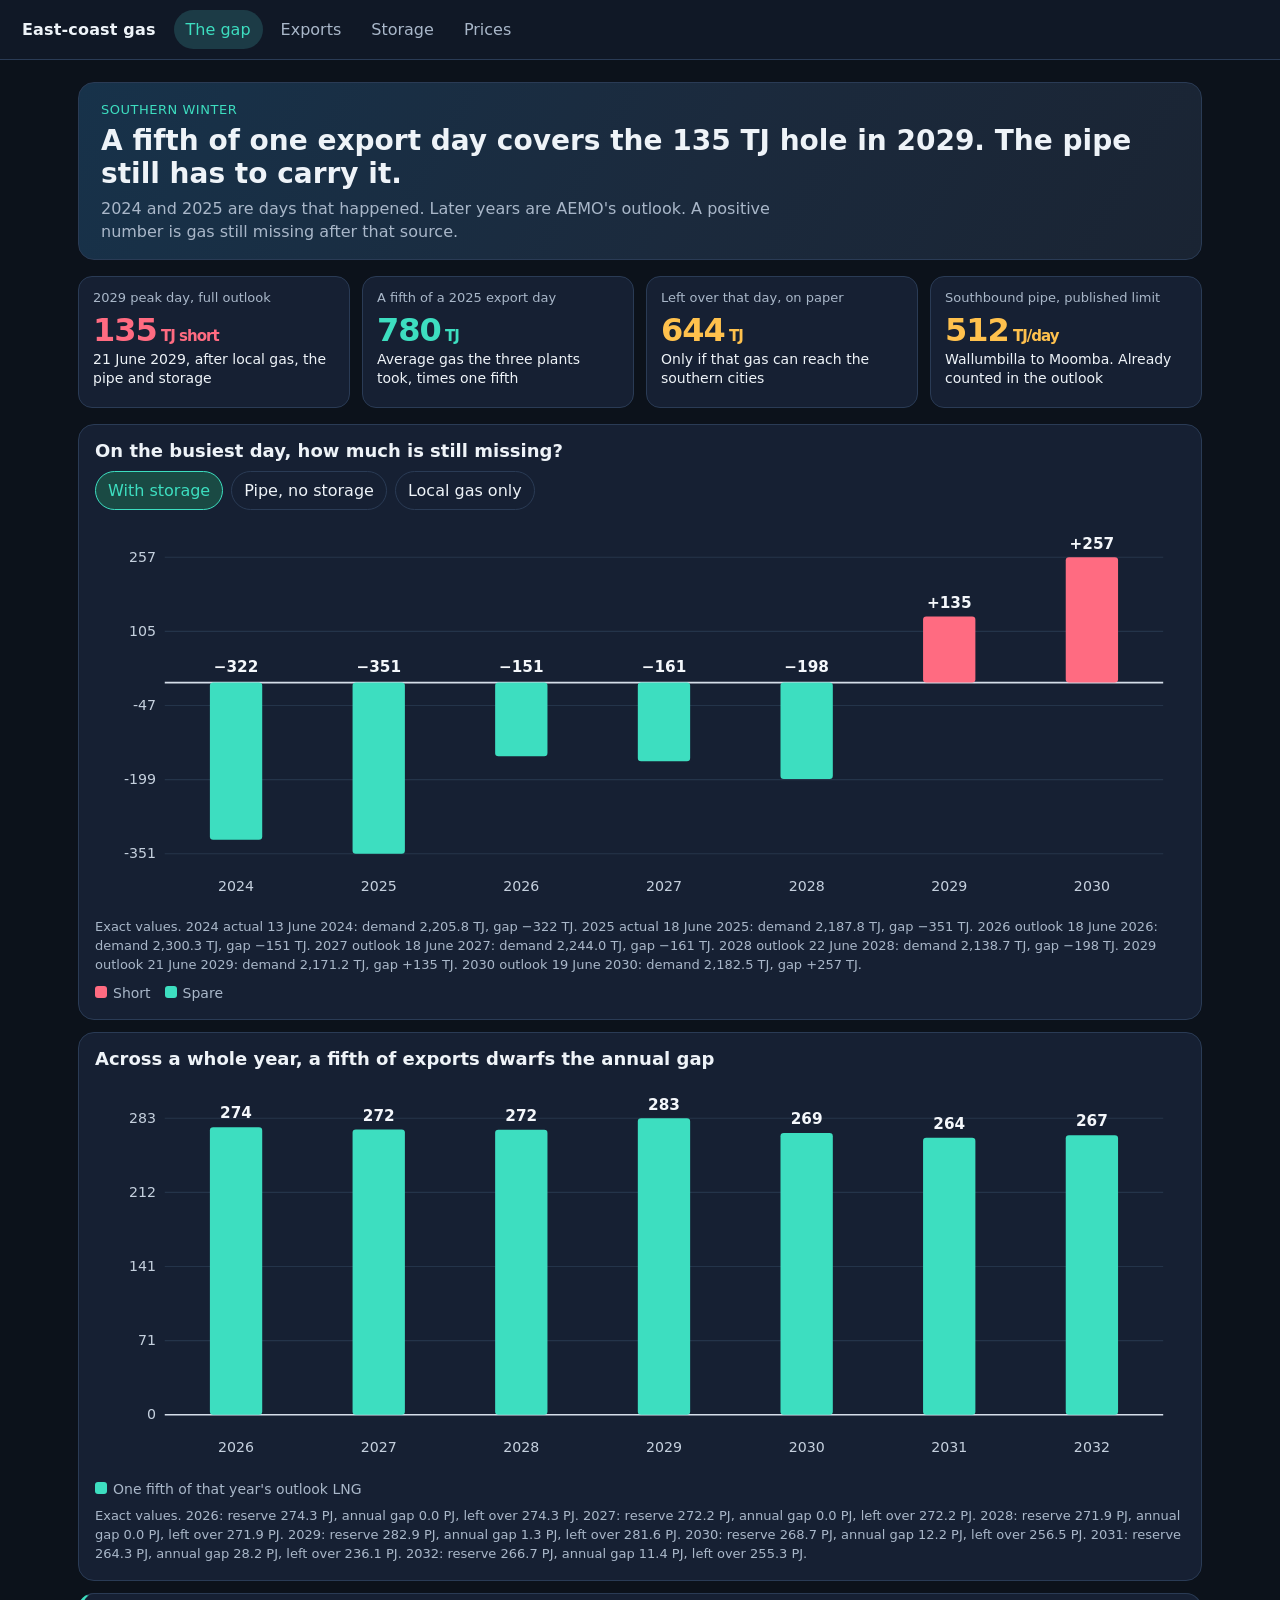
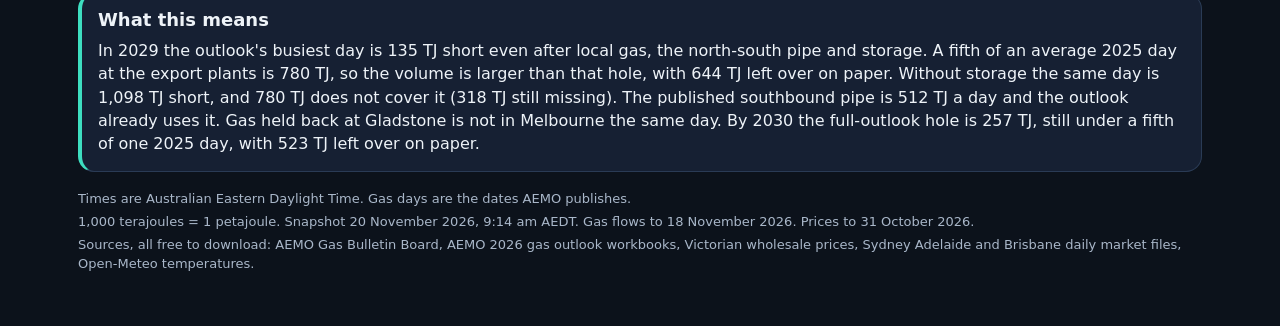
<file: site/index.html>
<!DOCTYPE html>
<html lang="en-AU">
<head>
  <meta charset="utf-8">
  <meta name="viewport" content="width=device-width, initial-scale=1">
  <title>The gap · East-coast gas</title>
  <link rel="stylesheet" href="style.css">
</head>
<body>
  <header class="bar">
    <div class="brand">East-coast gas</div>
    <nav class="tabs"><a href="index.html" aria-current="page">The gap</a><a href="exports.html">Exports</a><a href="storage.html">Storage</a><a href="prices.html">Prices</a></nav>
  </header>
  <main class="page">
    <section class="banner">
      <p class="kicker">Southern winter</p>
      <h1>A fifth of one export day covers the 135 TJ hole in 2029. The pipe still has to carry it.</h1>
      <p class="sub">2024 and 2025 are days that happened. Later years are AEMO's outlook. A positive number is gas still missing after that source.</p>
    </section>
    <section class="kpi-row"><article class="kpi tone-tight"><p class="k">2029 peak day, full outlook</p><p class="n">135<span>TJ short</span></p><p class="take">21 June 2029, after local gas, the pipe and storage</p></article><article class="kpi tone-ok"><p class="k">A fifth of a 2025 export day</p><p class="n">780<span>TJ</span></p><p class="take">Average gas the three plants took, times one fifth</p></article><article class="kpi tone-watch"><p class="k">Left over that day, on paper</p><p class="n">644<span>TJ</span></p><p class="take">Only if that gas can reach the southern cities</p></article><article class="kpi tone-watch"><p class="k">Southbound pipe, published limit</p><p class="n">512<span>TJ/day</span></p><p class="take">Wallumbilla to Moomba. Already counted in the outlook</p></article></section>
    <section class="card" data-switch><h2>On the busiest day, how much is still missing?</h2><div class="pills"><button type="button" class="pill is-on" data-pill="full">With storage</button><button type="button" class="pill" data-pill="pipe">Pipe, no storage</button><button type="button" class="pill" data-pill="local">Local gas only</button></div><div class="pane is-shown" data-pane="full"><svg class="chart" viewBox="0 0 1000 360" role="img" aria-label="Peak-day gap">
<line x1="64" y1="308.0" x2="980" y2="308.0" class="grid"/>
<text class="axis" x="56" y="312.0" text-anchor="end">-351</text>
<line x1="64" y1="240.0" x2="980" y2="240.0" class="grid"/>
<text class="axis" x="56" y="244.0" text-anchor="end">-199</text>
<line x1="64" y1="172.0" x2="980" y2="172.0" class="grid"/>
<text class="axis" x="56" y="176.0" text-anchor="end">-47</text>
<line x1="64" y1="104.0" x2="980" y2="104.0" class="grid"/>
<text class="axis" x="56" y="108.0" text-anchor="end">105</text>
<line x1="64" y1="36.0" x2="980" y2="36.0" class="grid"/>
<text class="axis" x="56" y="40.0" text-anchor="end">257</text>
<line x1="64" y1="151.0" x2="980" y2="151.0" class="zero"/>
<rect x="105.4" y="151.0" width="48.0" height="144.2" fill="#3ddec0" rx="3"/>
<text class="bar-label" x="129.4" y="141.0" text-anchor="middle">−322</text>
<text class="axis" x="129.4" y="342" text-anchor="middle">2024</text>
<rect x="236.3" y="151.0" width="48.0" height="157.0" fill="#3ddec0" rx="3"/>
<text class="bar-label" x="260.3" y="141.0" text-anchor="middle">−351</text>
<text class="axis" x="260.3" y="342" text-anchor="middle">2025</text>
<rect x="367.1" y="151.0" width="48.0" height="67.6" fill="#3ddec0" rx="3"/>
<text class="bar-label" x="391.1" y="141.0" text-anchor="middle">−151</text>
<text class="axis" x="391.1" y="342" text-anchor="middle">2026</text>
<rect x="498.0" y="151.0" width="48.0" height="72.2" fill="#3ddec0" rx="3"/>
<text class="bar-label" x="522.0" y="141.0" text-anchor="middle">−161</text>
<text class="axis" x="522.0" y="342" text-anchor="middle">2027</text>
<rect x="628.9" y="151.0" width="48.0" height="88.5" fill="#3ddec0" rx="3"/>
<text class="bar-label" x="652.9" y="141.0" text-anchor="middle">−198</text>
<text class="axis" x="652.9" y="342" text-anchor="middle">2028</text>
<rect x="759.7" y="90.4" width="48.0" height="60.6" fill="#ff6b81" rx="3"/>
<text class="bar-label" x="783.7" y="82.4" text-anchor="middle">+135</text>
<text class="axis" x="783.7" y="342" text-anchor="middle">2029</text>
<rect x="890.6" y="36.0" width="48.0" height="115.0" fill="#ff6b81" rx="3"/>
<text class="bar-label" x="914.6" y="28.0" text-anchor="middle">+257</text>
<text class="axis" x="914.6" y="342" text-anchor="middle">2030</text>
</svg><p class="exact">Exact values. 2024 actual 13 June 2024: demand 2,205.8 TJ, gap −322 TJ. 2025 actual 18 June 2025: demand 2,187.8 TJ, gap −351 TJ. 2026 outlook 18 June 2026: demand 2,300.3 TJ, gap −151 TJ. 2027 outlook 18 June 2027: demand 2,244.0 TJ, gap −161 TJ. 2028 outlook 22 June 2028: demand 2,138.7 TJ, gap −198 TJ. 2029 outlook 21 June 2029: demand 2,171.2 TJ, gap +135 TJ. 2030 outlook 19 June 2030: demand 2,182.5 TJ, gap +257 TJ.</p></div><div class="pane" data-pane="pipe"><svg class="chart" viewBox="0 0 1000 360" role="img" aria-label="Peak-day gap">
<line x1="64" y1="308.0" x2="980" y2="308.0" class="grid"/>
<text class="axis" x="56" y="312.0" text-anchor="end">0</text>
<line x1="64" y1="240.0" x2="980" y2="240.0" class="grid"/>
<text class="axis" x="56" y="244.0" text-anchor="end">304</text>
<line x1="64" y1="172.0" x2="980" y2="172.0" class="grid"/>
<text class="axis" x="56" y="176.0" text-anchor="end">608</text>
<line x1="64" y1="104.0" x2="980" y2="104.0" class="grid"/>
<text class="axis" x="56" y="108.0" text-anchor="end">913</text>
<line x1="64" y1="36.0" x2="980" y2="36.0" class="grid"/>
<text class="axis" x="56" y="40.0" text-anchor="end">1,217</text>
<line x1="64" y1="308.0" x2="980" y2="308.0" class="zero"/>
<rect x="105.4" y="206.3" width="48.0" height="101.7" fill="#ff6b81" rx="3"/>
<text class="bar-label" x="129.4" y="198.3" text-anchor="middle">+455</text>
<text class="axis" x="129.4" y="342" text-anchor="middle">2024</text>
<rect x="236.3" y="199.4" width="48.0" height="108.6" fill="#ff6b81" rx="3"/>
<text class="bar-label" x="260.3" y="191.4" text-anchor="middle">+486</text>
<text class="axis" x="260.3" y="342" text-anchor="middle">2025</text>
<rect x="367.1" y="138.7" width="48.0" height="169.3" fill="#ff6b81" rx="3"/>
<text class="bar-label" x="391.1" y="130.7" text-anchor="middle">+757</text>
<text class="axis" x="391.1" y="342" text-anchor="middle">2026</text>
<rect x="498.0" y="129.1" width="48.0" height="178.9" fill="#ff6b81" rx="3"/>
<text class="bar-label" x="522.0" y="121.1" text-anchor="middle">+800</text>
<text class="axis" x="522.0" y="342" text-anchor="middle">2027</text>
<rect x="628.9" y="136.1" width="48.0" height="171.9" fill="#ff6b81" rx="3"/>
<text class="bar-label" x="652.9" y="128.1" text-anchor="middle">+769</text>
<text class="axis" x="652.9" y="342" text-anchor="middle">2028</text>
<rect x="759.7" y="62.6" width="48.0" height="245.4" fill="#ff6b81" rx="3"/>
<text class="bar-label" x="783.7" y="54.6" text-anchor="middle">+1,098</text>
<text class="axis" x="783.7" y="342" text-anchor="middle">2029</text>
<rect x="890.6" y="36.0" width="48.0" height="272.0" fill="#ff6b81" rx="3"/>
<text class="bar-label" x="914.6" y="28.0" text-anchor="middle">+1,217</text>
<text class="axis" x="914.6" y="342" text-anchor="middle">2030</text>
</svg><p class="exact">Exact values. 2024 actual 13 June 2024: demand 2,205.8 TJ, gap +455 TJ. 2025 actual 18 June 2025: demand 2,187.8 TJ, gap +486 TJ. 2026 outlook 18 June 2026: demand 2,300.3 TJ, gap +757 TJ. 2027 outlook 18 June 2027: demand 2,244.0 TJ, gap +800 TJ. 2028 outlook 22 June 2028: demand 2,138.7 TJ, gap +769 TJ. 2029 outlook 21 June 2029: demand 2,171.2 TJ, gap +1,098 TJ. 2030 outlook 19 June 2030: demand 2,182.5 TJ, gap +1,217 TJ.</p></div><div class="pane" data-pane="local"><svg class="chart" viewBox="0 0 1000 360" role="img" aria-label="Peak-day gap">
<line x1="64" y1="308.0" x2="980" y2="308.0" class="grid"/>
<text class="axis" x="56" y="312.0" text-anchor="end">0</text>
<line x1="64" y1="240.0" x2="980" y2="240.0" class="grid"/>
<text class="axis" x="56" y="244.0" text-anchor="end">436</text>
<line x1="64" y1="172.0" x2="980" y2="172.0" class="grid"/>
<text class="axis" x="56" y="176.0" text-anchor="end">871</text>
<line x1="64" y1="104.0" x2="980" y2="104.0" class="grid"/>
<text class="axis" x="56" y="108.0" text-anchor="end">1,307</text>
<line x1="64" y1="36.0" x2="980" y2="36.0" class="grid"/>
<text class="axis" x="56" y="40.0" text-anchor="end">1,743</text>
<line x1="64" y1="308.0" x2="980" y2="308.0" class="zero"/>
<rect x="105.4" y="166.8" width="48.0" height="141.2" fill="#ff6b81" rx="3"/>
<text class="bar-label" x="129.4" y="158.8" text-anchor="middle">+905</text>
<text class="axis" x="129.4" y="342" text-anchor="middle">2024</text>
<rect x="236.3" y="159.1" width="48.0" height="148.9" fill="#ff6b81" rx="3"/>
<text class="bar-label" x="260.3" y="151.1" text-anchor="middle">+954</text>
<text class="axis" x="260.3" y="342" text-anchor="middle">2025</text>
<rect x="367.1" y="116.8" width="48.0" height="191.2" fill="#ff6b81" rx="3"/>
<text class="bar-label" x="391.1" y="108.8" text-anchor="middle">+1,225</text>
<text class="axis" x="391.1" y="342" text-anchor="middle">2026</text>
<rect x="498.0" y="110.0" width="48.0" height="198.0" fill="#ff6b81" rx="3"/>
<text class="bar-label" x="522.0" y="102.0" text-anchor="middle">+1,268</text>
<text class="axis" x="522.0" y="342" text-anchor="middle">2027</text>
<rect x="628.9" y="105.9" width="48.0" height="202.1" fill="#ff6b81" rx="3"/>
<text class="bar-label" x="652.9" y="97.9" text-anchor="middle">+1,295</text>
<text class="axis" x="652.9" y="342" text-anchor="middle">2028</text>
<rect x="759.7" y="54.6" width="48.0" height="253.4" fill="#ff6b81" rx="3"/>
<text class="bar-label" x="783.7" y="46.6" text-anchor="middle">+1,624</text>
<text class="axis" x="783.7" y="342" text-anchor="middle">2029</text>
<rect x="890.6" y="36.0" width="48.0" height="272.0" fill="#ff6b81" rx="3"/>
<text class="bar-label" x="914.6" y="28.0" text-anchor="middle">+1,743</text>
<text class="axis" x="914.6" y="342" text-anchor="middle">2030</text>
</svg><p class="exact">Exact values. 2024 actual 13 June 2024: demand 2,205.8 TJ, gap +905 TJ. 2025 actual 18 June 2025: demand 2,187.8 TJ, gap +954 TJ. 2026 outlook 18 June 2026: demand 2,300.3 TJ, gap +1,225 TJ. 2027 outlook 18 June 2027: demand 2,244.0 TJ, gap +1,268 TJ. 2028 outlook 22 June 2028: demand 2,138.7 TJ, gap +1,295 TJ. 2029 outlook 21 June 2029: demand 2,171.2 TJ, gap +1,624 TJ. 2030 outlook 19 June 2030: demand 2,182.5 TJ, gap +1,743 TJ.</p></div><div class="legend"><span><i class="swatch" style="background:#ff6b81"></i>Short</span><span><i class="swatch" style="background:#3ddec0"></i>Spare</span></div></section>
    <section class="card"><h2>Across a whole year, a fifth of exports dwarfs the annual gap</h2><svg class="chart" viewBox="0 0 1000 360" role="img" aria-label="Reserved gas">
<line x1="64" y1="308.0" x2="980" y2="308.0" class="grid"/>
<text class="axis" x="56" y="312.0" text-anchor="end">0</text>
<line x1="64" y1="240.0" x2="980" y2="240.0" class="grid"/>
<text class="axis" x="56" y="244.0" text-anchor="end">71</text>
<line x1="64" y1="172.0" x2="980" y2="172.0" class="grid"/>
<text class="axis" x="56" y="176.0" text-anchor="end">141</text>
<line x1="64" y1="104.0" x2="980" y2="104.0" class="grid"/>
<text class="axis" x="56" y="108.0" text-anchor="end">212</text>
<line x1="64" y1="36.0" x2="980" y2="36.0" class="grid"/>
<text class="axis" x="56" y="40.0" text-anchor="end">283</text>
<line x1="64" y1="308.0" x2="980" y2="308.0" class="zero"/>
<rect x="105.4" y="44.2" width="48.0" height="263.8" fill="#3ddec0" rx="3"/>
<text class="bar-label" x="129.4" y="36.2" text-anchor="middle">274</text>
<text class="axis" x="129.4" y="342" text-anchor="middle">2026</text>
<rect x="236.3" y="46.3" width="48.0" height="261.7" fill="#3ddec0" rx="3"/>
<text class="bar-label" x="260.3" y="38.3" text-anchor="middle">272</text>
<text class="axis" x="260.3" y="342" text-anchor="middle">2027</text>
<rect x="367.1" y="46.5" width="48.0" height="261.5" fill="#3ddec0" rx="3"/>
<text class="bar-label" x="391.1" y="38.5" text-anchor="middle">272</text>
<text class="axis" x="391.1" y="342" text-anchor="middle">2028</text>
<rect x="498.0" y="36.0" width="48.0" height="272.0" fill="#3ddec0" rx="3"/>
<text class="bar-label" x="522.0" y="28.0" text-anchor="middle">283</text>
<text class="axis" x="522.0" y="342" text-anchor="middle">2029</text>
<rect x="628.9" y="49.6" width="48.0" height="258.4" fill="#3ddec0" rx="3"/>
<text class="bar-label" x="652.9" y="41.6" text-anchor="middle">269</text>
<text class="axis" x="652.9" y="342" text-anchor="middle">2030</text>
<rect x="759.7" y="53.9" width="48.0" height="254.1" fill="#3ddec0" rx="3"/>
<text class="bar-label" x="783.7" y="45.9" text-anchor="middle">264</text>
<text class="axis" x="783.7" y="342" text-anchor="middle">2031</text>
<rect x="890.6" y="51.5" width="48.0" height="256.5" fill="#3ddec0" rx="3"/>
<text class="bar-label" x="914.6" y="43.5" text-anchor="middle">267</text>
<text class="axis" x="914.6" y="342" text-anchor="middle">2032</text>
</svg><div class="legend"><span><i class="swatch" style="background:#3ddec0"></i>One fifth of that year's outlook LNG</span></div><p class="exact">Exact values. 2026: reserve 274.3 PJ, annual gap 0.0 PJ, left over 274.3 PJ. 2027: reserve 272.2 PJ, annual gap 0.0 PJ, left over 272.2 PJ. 2028: reserve 271.9 PJ, annual gap 0.0 PJ, left over 271.9 PJ. 2029: reserve 282.9 PJ, annual gap 1.3 PJ, left over 281.6 PJ. 2030: reserve 268.7 PJ, annual gap 12.2 PJ, left over 256.5 PJ. 2031: reserve 264.3 PJ, annual gap 28.2 PJ, left over 236.1 PJ. 2032: reserve 266.7 PJ, annual gap 11.4 PJ, left over 255.3 PJ.</p></section>
    <section class="card means"><h2>What this means</h2><p>In 2029 the outlook's busiest day is 135 TJ short even after local gas, the north-south pipe and storage. A fifth of an average 2025 day at the export plants is 780 TJ, so the volume is larger than that hole, with 644 TJ left over on paper. Without storage the same day is 1,098 TJ short, and 780 TJ does not cover it (318 TJ still missing). The published southbound pipe is 512 TJ a day and the outlook already uses it. Gas held back at Gladstone is not in Melbourne the same day. By 2030 the full-outlook hole is 257 TJ, still under a fifth of one 2025 day, with 523 TJ left over on paper.</p></section>
    <footer>
      <p>Times are Australian Eastern Daylight Time. Gas days are the dates AEMO publishes.</p>
      <p>1,000 terajoules = 1 petajoule. Snapshot 20 November 2026, 9:14 am AEDT. Gas flows to 18 November 2026. Prices to 31 October 2026.</p>
      <p>Sources, all free to download: AEMO Gas Bulletin Board, AEMO 2026 gas outlook workbooks, Victorian wholesale prices, Sydney Adelaide and Brisbane daily market files, Open-Meteo temperatures.</p>
    </footer>
  </main>
  <script src="site.js"></script>
</body>
</html>
</file>
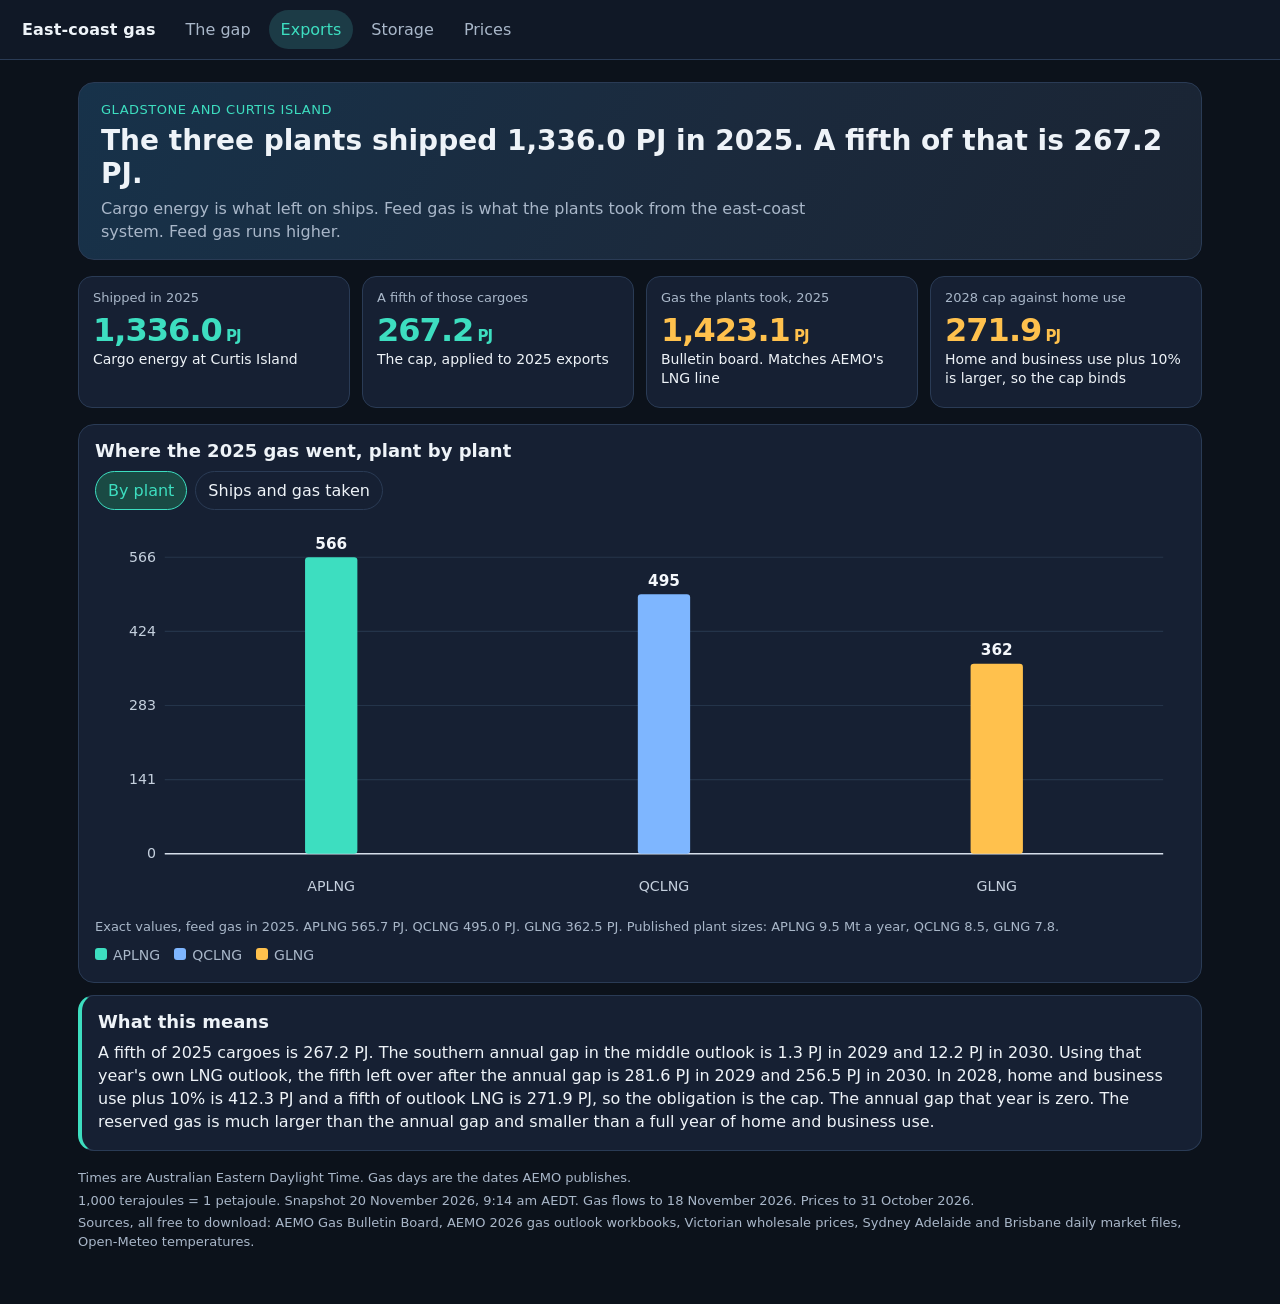
<file: site/exports.html>
<!DOCTYPE html>
<html lang="en-AU">
<head>
  <meta charset="utf-8">
  <meta name="viewport" content="width=device-width, initial-scale=1">
  <title>Exports · East-coast gas</title>
  <link rel="stylesheet" href="style.css">
</head>
<body>
  <header class="bar">
    <div class="brand">East-coast gas</div>
    <nav class="tabs"><a href="index.html">The gap</a><a href="exports.html" aria-current="page">Exports</a><a href="storage.html">Storage</a><a href="prices.html">Prices</a></nav>
  </header>
  <main class="page">
    <section class="banner">
      <p class="kicker">Gladstone and Curtis Island</p>
      <h1>The three plants shipped 1,336.0 PJ in 2025. A fifth of that is 267.2 PJ.</h1>
      <p class="sub">Cargo energy is what left on ships. Feed gas is what the plants took from the east-coast system. Feed gas runs higher.</p>
    </section>
    <section class="kpi-row"><article class="kpi tone-ok"><p class="k">Shipped in 2025</p><p class="n">1,336.0<span>PJ</span></p><p class="take">Cargo energy at Curtis Island</p></article><article class="kpi tone-ok"><p class="k">A fifth of those cargoes</p><p class="n">267.2<span>PJ</span></p><p class="take">The cap, applied to 2025 exports</p></article><article class="kpi tone-watch"><p class="k">Gas the plants took, 2025</p><p class="n">1,423.1<span>PJ</span></p><p class="take">Bulletin board. Matches AEMO's LNG line</p></article><article class="kpi tone-watch"><p class="k">2028 cap against home use</p><p class="n">271.9<span>PJ</span></p><p class="take">Home and business use plus 10% is larger, so the cap binds</p></article></section>
    <section class="card" data-switch><h2>Where the 2025 gas went, plant by plant</h2><div class="pills"><button type="button" class="pill is-on" data-pill="plants">By plant</button><button type="button" class="pill" data-pill="cargo">Ships and gas taken</button></div><div class="pane is-shown" data-pane="plants"><svg class="chart" viewBox="0 0 1000 360" role="img" aria-label="2025 feed gas">
<line x1="64" y1="308.0" x2="980" y2="308.0" class="grid"/>
<text class="axis" x="56" y="312.0" text-anchor="end">0</text>
<line x1="64" y1="240.0" x2="980" y2="240.0" class="grid"/>
<text class="axis" x="56" y="244.0" text-anchor="end">141</text>
<line x1="64" y1="172.0" x2="980" y2="172.0" class="grid"/>
<text class="axis" x="56" y="176.0" text-anchor="end">283</text>
<line x1="64" y1="104.0" x2="980" y2="104.0" class="grid"/>
<text class="axis" x="56" y="108.0" text-anchor="end">424</text>
<line x1="64" y1="36.0" x2="980" y2="36.0" class="grid"/>
<text class="axis" x="56" y="40.0" text-anchor="end">566</text>
<line x1="64" y1="308.0" x2="980" y2="308.0" class="zero"/>
<rect x="192.7" y="36.0" width="48.0" height="272.0" fill="#3ddec0" rx="3"/>
<text class="bar-label" x="216.7" y="28.0" text-anchor="middle">566</text>
<text class="axis" x="216.7" y="342" text-anchor="middle">APLNG</text>
<rect x="498.0" y="70.0" width="48.0" height="238.0" fill="#7eb6ff" rx="3"/>
<text class="bar-label" x="522.0" y="62.0" text-anchor="middle">495</text>
<text class="axis" x="522.0" y="342" text-anchor="middle">QCLNG</text>
<rect x="803.3" y="133.7" width="48.0" height="174.3" fill="#ffc14d" rx="3"/>
<text class="bar-label" x="827.3" y="125.7" text-anchor="middle">362</text>
<text class="axis" x="827.3" y="342" text-anchor="middle">GLNG</text>
</svg><p class="exact">Exact values, feed gas in 2025. APLNG 565.7 PJ. QCLNG 495.0 PJ. GLNG 362.5 PJ. Published plant sizes: APLNG 9.5 Mt a year, QCLNG 8.5, GLNG 7.8.</p></div><div class="pane" data-pane="cargo"><svg class="chart" viewBox="0 0 1000 360" role="img" aria-label="Cargoes and gas taken">
<line x1="64" y1="308.0" x2="980" y2="308.0" class="grid"/>
<text class="axis" x="56" y="312.0" text-anchor="end">0</text>
<line x1="64" y1="240.0" x2="980" y2="240.0" class="grid"/>
<text class="axis" x="56" y="244.0" text-anchor="end">360</text>
<line x1="64" y1="172.0" x2="980" y2="172.0" class="grid"/>
<text class="axis" x="56" y="176.0" text-anchor="end">719</text>
<line x1="64" y1="104.0" x2="980" y2="104.0" class="grid"/>
<text class="axis" x="56" y="108.0" text-anchor="end">1,079</text>
<line x1="64" y1="36.0" x2="980" y2="36.0" class="grid"/>
<text class="axis" x="56" y="40.0" text-anchor="end">1,439</text>
<line x1="64" y1="308.0" x2="980" y2="308.0" class="zero"/>
<rect x="154.5" y="47.8" width="48.0" height="260.2" fill="#7eb6ff" rx="3"/>
<text class="bar-label" x="178.5" y="39.8" text-anchor="middle">1377</text>
<text class="axis" x="178.5" y="342" text-anchor="middle">Cargo 24</text>
<rect x="383.5" y="36.0" width="48.0" height="272.0" fill="#3ddec0" rx="3"/>
<text class="bar-label" x="407.5" y="28.0" text-anchor="middle">1439</text>
<text class="axis" x="407.5" y="342" text-anchor="middle">Taken 24</text>
<rect x="612.5" y="55.5" width="48.0" height="252.5" fill="#7eb6ff" rx="3"/>
<text class="bar-label" x="636.5" y="47.5" text-anchor="middle">1336</text>
<text class="axis" x="636.5" y="342" text-anchor="middle">Cargo 25</text>
<rect x="841.5" y="39.0" width="48.0" height="269.0" fill="#3ddec0" rx="3"/>
<text class="bar-label" x="865.5" y="31.0" text-anchor="middle">1423</text>
<text class="axis" x="865.5" y="342" text-anchor="middle">Taken 25</text>
</svg><p class="exact">Exact values. 2024 cargoes 1,376.7 PJ, feed gas 1,439.0 PJ. 2025 cargoes 1,336.0 PJ, feed gas 1,423.1 PJ. 2026 cargoes so far 990.9 PJ through 30 September 2026. 2026 feed gas so far 1,269.2 PJ over 322 days.</p></div><div class="legend"><span><i class="swatch" style="background:#3ddec0"></i>APLNG</span><span><i class="swatch" style="background:#7eb6ff"></i>QCLNG</span><span><i class="swatch" style="background:#ffc14d"></i>GLNG</span></div></section>
    
    <section class="card means"><h2>What this means</h2><p>A fifth of 2025 cargoes is 267.2 PJ. The southern annual gap in the middle outlook is 1.3 PJ in 2029 and 12.2 PJ in 2030. Using that year's own LNG outlook, the fifth left over after the annual gap is 281.6 PJ in 2029 and 256.5 PJ in 2030. In 2028, home and business use plus 10% is 412.3 PJ and a fifth of outlook LNG is 271.9 PJ, so the obligation is the cap. The annual gap that year is zero. The reserved gas is much larger than the annual gap and smaller than a full year of home and business use.</p></section>
    <footer>
      <p>Times are Australian Eastern Daylight Time. Gas days are the dates AEMO publishes.</p>
      <p>1,000 terajoules = 1 petajoule. Snapshot 20 November 2026, 9:14 am AEDT. Gas flows to 18 November 2026. Prices to 31 October 2026.</p>
      <p>Sources, all free to download: AEMO Gas Bulletin Board, AEMO 2026 gas outlook workbooks, Victorian wholesale prices, Sydney Adelaide and Brisbane daily market files, Open-Meteo temperatures.</p>
    </footer>
  </main>
  <script src="site.js"></script>
</body>
</html>
</file>
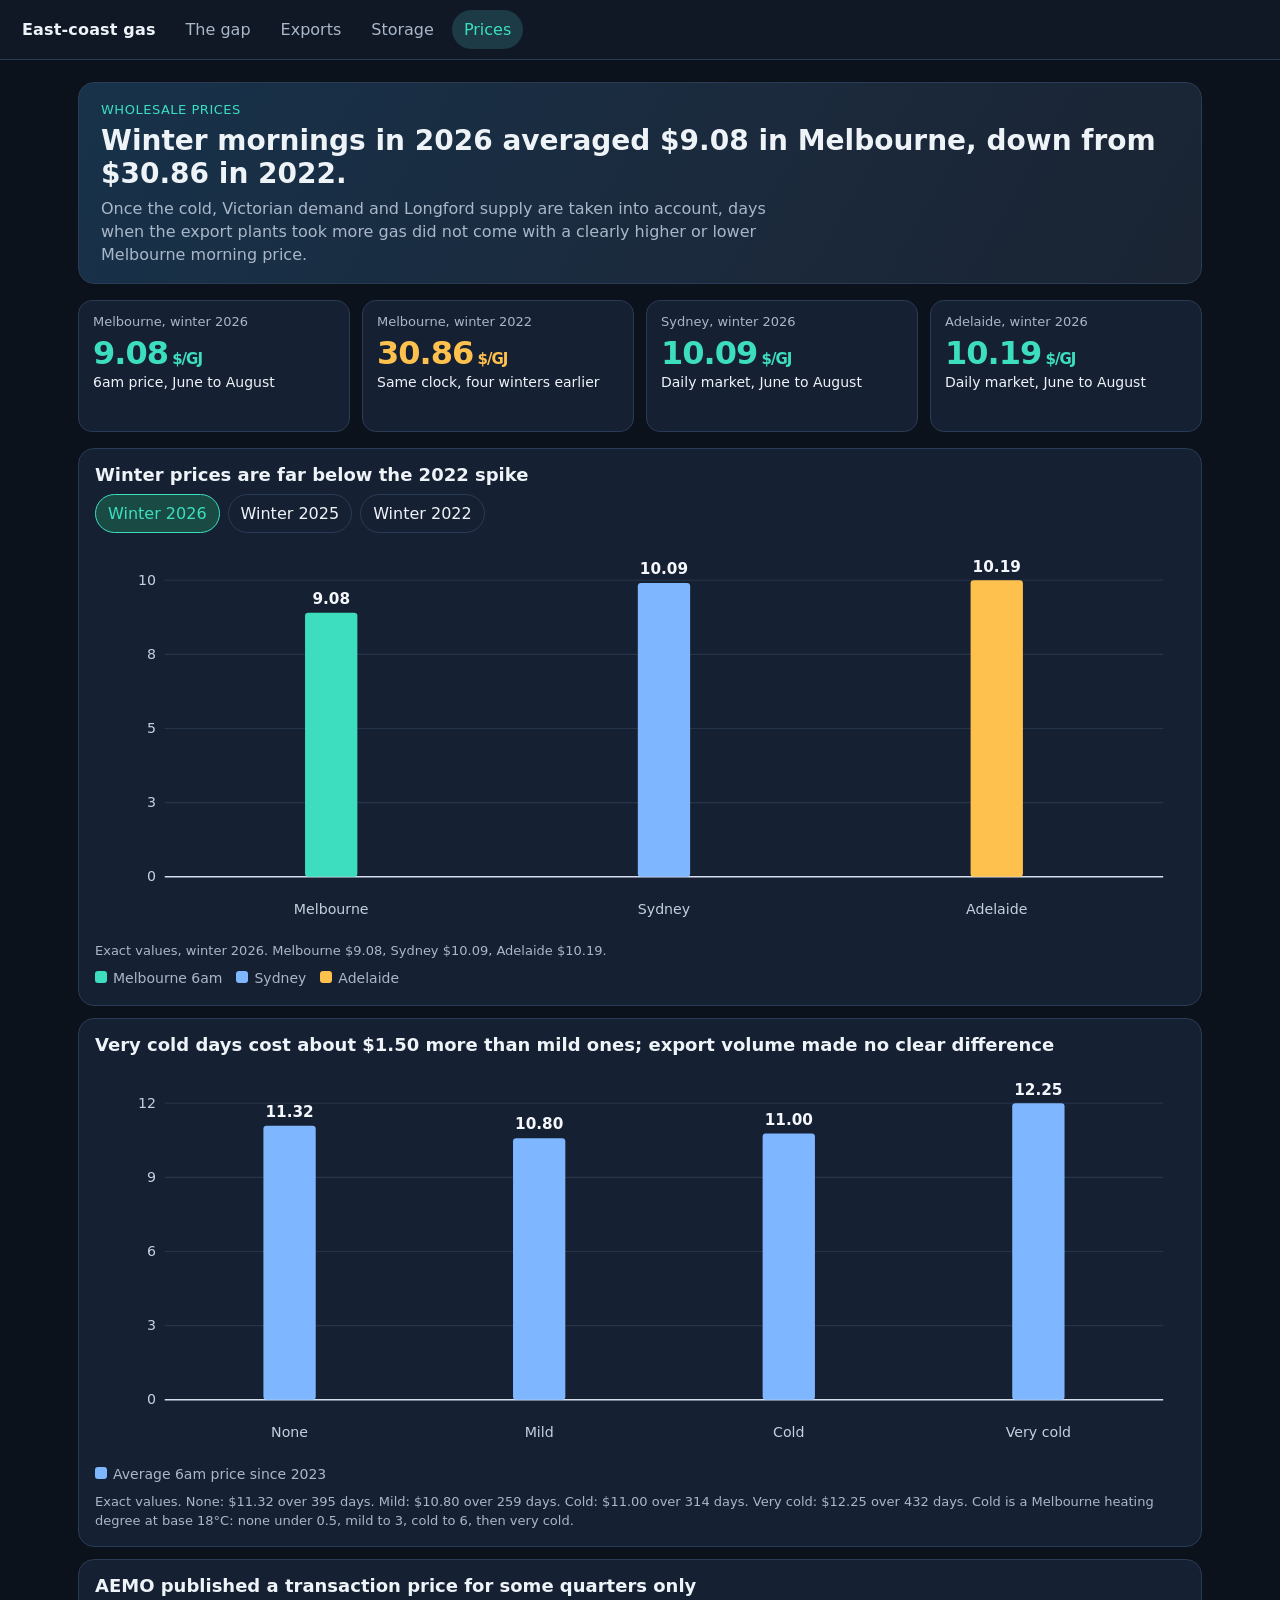
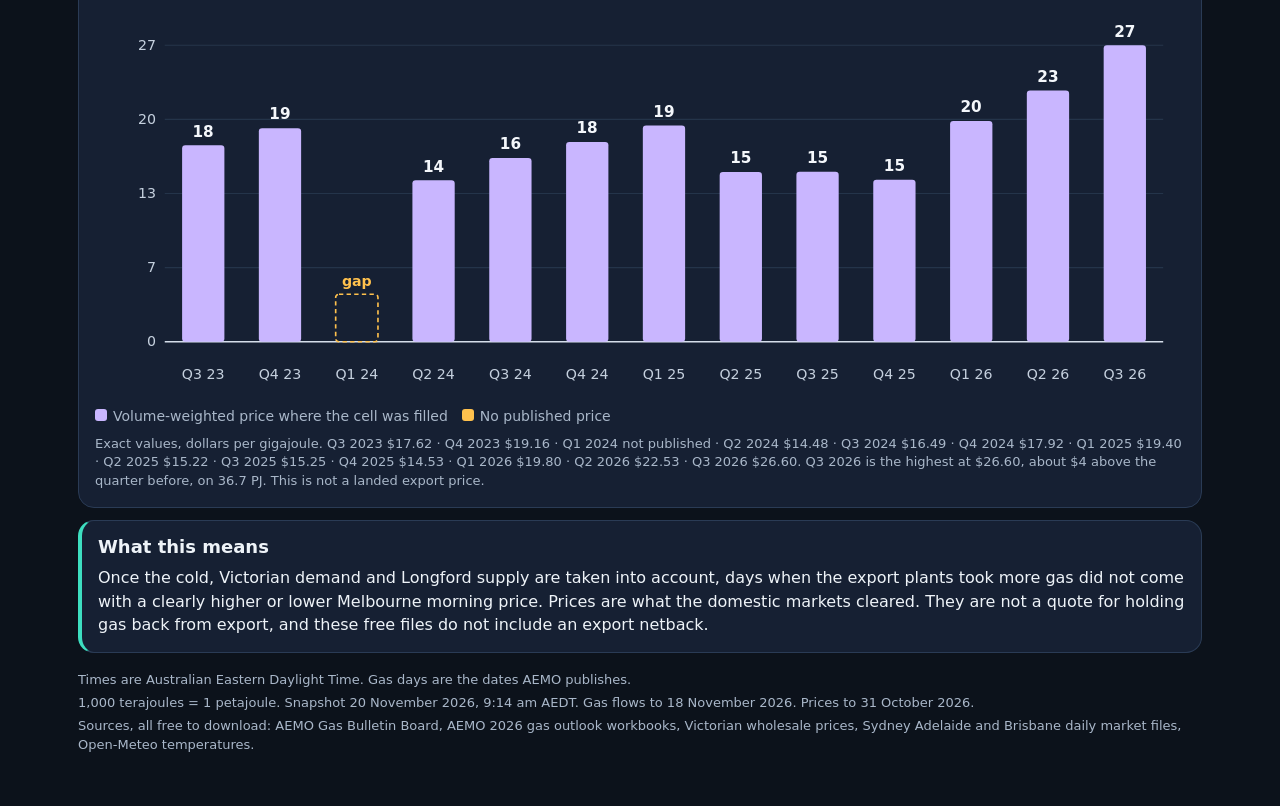
<file: site/prices.html>
<!DOCTYPE html>
<html lang="en-AU">
<head>
  <meta charset="utf-8">
  <meta name="viewport" content="width=device-width, initial-scale=1">
  <title>Prices · East-coast gas</title>
  <link rel="stylesheet" href="style.css">
</head>
<body>
  <header class="bar">
    <div class="brand">East-coast gas</div>
    <nav class="tabs"><a href="index.html">The gap</a><a href="exports.html">Exports</a><a href="storage.html">Storage</a><a href="prices.html" aria-current="page">Prices</a></nav>
  </header>
  <main class="page">
    <section class="banner">
      <p class="kicker">Wholesale prices</p>
      <h1>Winter mornings in 2026 averaged $9.08 in Melbourne, down from $30.86 in 2022.</h1>
      <p class="sub">Once the cold, Victorian demand and Longford supply are taken into account, days when the export plants took more gas did not come with a clearly higher or lower Melbourne morning price.</p>
    </section>
    <section class="kpi-row"><article class="kpi tone-ok"><p class="k">Melbourne, winter 2026</p><p class="n">9.08<span>$/GJ</span></p><p class="take">6am price, June to August</p></article><article class="kpi tone-watch"><p class="k">Melbourne, winter 2022</p><p class="n">30.86<span>$/GJ</span></p><p class="take">Same clock, four winters earlier</p></article><article class="kpi tone-ok"><p class="k">Sydney, winter 2026</p><p class="n">10.09<span>$/GJ</span></p><p class="take">Daily market, June to August</p></article><article class="kpi tone-ok"><p class="k">Adelaide, winter 2026</p><p class="n">10.19<span>$/GJ</span></p><p class="take">Daily market, June to August</p></article></section>
    <section class="card" data-switch><h2>Winter prices are far below the 2022 spike</h2><div class="pills"><button type="button" class="pill is-on" data-pill="y2026">Winter 2026</button><button type="button" class="pill" data-pill="y2025">Winter 2025</button><button type="button" class="pill" data-pill="y2022">Winter 2022</button></div><div class="pane is-shown" data-pane="y2026"><svg class="chart" viewBox="0 0 1000 360" role="img" aria-label="Winter 2026">
<line x1="64" y1="308.0" x2="980" y2="308.0" class="grid"/>
<text class="axis" x="56" y="312.0" text-anchor="end">0</text>
<line x1="64" y1="240.0" x2="980" y2="240.0" class="grid"/>
<text class="axis" x="56" y="244.0" text-anchor="end">3</text>
<line x1="64" y1="172.0" x2="980" y2="172.0" class="grid"/>
<text class="axis" x="56" y="176.0" text-anchor="end">5</text>
<line x1="64" y1="104.0" x2="980" y2="104.0" class="grid"/>
<text class="axis" x="56" y="108.0" text-anchor="end">8</text>
<line x1="64" y1="36.0" x2="980" y2="36.0" class="grid"/>
<text class="axis" x="56" y="40.0" text-anchor="end">10</text>
<line x1="64" y1="308.0" x2="980" y2="308.0" class="zero"/>
<rect x="192.7" y="65.8" width="48.0" height="242.2" fill="#3ddec0" rx="3"/>
<text class="bar-label" x="216.7" y="57.8" text-anchor="middle">9.08</text>
<text class="axis" x="216.7" y="342" text-anchor="middle">Melbourne</text>
<rect x="498.0" y="38.6" width="48.0" height="269.4" fill="#7eb6ff" rx="3"/>
<text class="bar-label" x="522.0" y="30.6" text-anchor="middle">10.09</text>
<text class="axis" x="522.0" y="342" text-anchor="middle">Sydney</text>
<rect x="803.3" y="36.0" width="48.0" height="272.0" fill="#ffc14d" rx="3"/>
<text class="bar-label" x="827.3" y="28.0" text-anchor="middle">10.19</text>
<text class="axis" x="827.3" y="342" text-anchor="middle">Adelaide</text>
</svg><p class="exact">Exact values, winter 2026. Melbourne $9.08, Sydney $10.09, Adelaide $10.19.</p></div><div class="pane" data-pane="y2025"><svg class="chart" viewBox="0 0 1000 360" role="img" aria-label="Winter 2025">
<line x1="64" y1="308.0" x2="980" y2="308.0" class="grid"/>
<text class="axis" x="56" y="312.0" text-anchor="end">0</text>
<line x1="64" y1="240.0" x2="980" y2="240.0" class="grid"/>
<text class="axis" x="56" y="244.0" text-anchor="end">3</text>
<line x1="64" y1="172.0" x2="980" y2="172.0" class="grid"/>
<text class="axis" x="56" y="176.0" text-anchor="end">7</text>
<line x1="64" y1="104.0" x2="980" y2="104.0" class="grid"/>
<text class="axis" x="56" y="108.0" text-anchor="end">10</text>
<line x1="64" y1="36.0" x2="980" y2="36.0" class="grid"/>
<text class="axis" x="56" y="40.0" text-anchor="end">13</text>
<line x1="64" y1="308.0" x2="980" y2="308.0" class="zero"/>
<rect x="192.7" y="52.6" width="48.0" height="255.4" fill="#3ddec0" rx="3"/>
<text class="bar-label" x="216.7" y="44.6" text-anchor="middle">12.53</text>
<text class="axis" x="216.7" y="342" text-anchor="middle">Melbourne</text>
<rect x="498.0" y="38.8" width="48.0" height="269.2" fill="#7eb6ff" rx="3"/>
<text class="bar-label" x="522.0" y="30.8" text-anchor="middle">13.21</text>
<text class="axis" x="522.0" y="342" text-anchor="middle">Sydney</text>
<rect x="803.3" y="36.0" width="48.0" height="272.0" fill="#ffc14d" rx="3"/>
<text class="bar-label" x="827.3" y="28.0" text-anchor="middle">13.35</text>
<text class="axis" x="827.3" y="342" text-anchor="middle">Adelaide</text>
</svg><p class="exact">Exact values, winter 2025. Melbourne $12.53, Sydney $13.21, Adelaide $13.35.</p></div><div class="pane" data-pane="y2022"><svg class="chart" viewBox="0 0 1000 360" role="img" aria-label="Winter 2022">
<line x1="64" y1="308.0" x2="980" y2="308.0" class="grid"/>
<text class="axis" x="56" y="312.0" text-anchor="end">0</text>
<line x1="64" y1="240.0" x2="980" y2="240.0" class="grid"/>
<text class="axis" x="56" y="244.0" text-anchor="end">8</text>
<line x1="64" y1="172.0" x2="980" y2="172.0" class="grid"/>
<text class="axis" x="56" y="176.0" text-anchor="end">17</text>
<line x1="64" y1="104.0" x2="980" y2="104.0" class="grid"/>
<text class="axis" x="56" y="108.0" text-anchor="end">25</text>
<line x1="64" y1="36.0" x2="980" y2="36.0" class="grid"/>
<text class="axis" x="56" y="40.0" text-anchor="end">34</text>
<line x1="64" y1="308.0" x2="980" y2="308.0" class="zero"/>
<rect x="192.7" y="59.2" width="48.0" height="248.8" fill="#3ddec0" rx="3"/>
<text class="bar-label" x="216.7" y="51.2" text-anchor="middle">30.86</text>
<text class="axis" x="216.7" y="342" text-anchor="middle">Melbourne</text>
<rect x="498.0" y="37.2" width="48.0" height="270.8" fill="#7eb6ff" rx="3"/>
<text class="bar-label" x="522.0" y="29.2" text-anchor="middle">33.59</text>
<text class="axis" x="522.0" y="342" text-anchor="middle">Sydney</text>
<rect x="803.3" y="36.0" width="48.0" height="272.0" fill="#ffc14d" rx="3"/>
<text class="bar-label" x="827.3" y="28.0" text-anchor="middle">33.74</text>
<text class="axis" x="827.3" y="342" text-anchor="middle">Adelaide</text>
</svg><p class="exact">Exact values, winter 2022. Melbourne $30.86, Sydney $33.59, Adelaide $33.74.</p></div><div class="legend"><span><i class="swatch" style="background:#3ddec0"></i>Melbourne 6am</span><span><i class="swatch" style="background:#7eb6ff"></i>Sydney</span><span><i class="swatch" style="background:#ffc14d"></i>Adelaide</span></div></section>
    <section class="card"><h2>Very cold days cost about $1.50 more than mild ones; export volume made no clear difference</h2><svg class="chart" viewBox="0 0 1000 360" role="img" aria-label="Price and cold">
<line x1="64" y1="308.0" x2="980" y2="308.0" class="grid"/>
<text class="axis" x="56" y="312.0" text-anchor="end">0</text>
<line x1="64" y1="240.0" x2="980" y2="240.0" class="grid"/>
<text class="axis" x="56" y="244.0" text-anchor="end">3</text>
<line x1="64" y1="172.0" x2="980" y2="172.0" class="grid"/>
<text class="axis" x="56" y="176.0" text-anchor="end">6</text>
<line x1="64" y1="104.0" x2="980" y2="104.0" class="grid"/>
<text class="axis" x="56" y="108.0" text-anchor="end">9</text>
<line x1="64" y1="36.0" x2="980" y2="36.0" class="grid"/>
<text class="axis" x="56" y="40.0" text-anchor="end">12</text>
<line x1="64" y1="308.0" x2="980" y2="308.0" class="zero"/>
<rect x="154.5" y="56.6" width="48.0" height="251.4" fill="#7eb6ff" rx="3"/>
<text class="bar-label" x="178.5" y="48.6" text-anchor="middle">11.32</text>
<text class="axis" x="178.5" y="342" text-anchor="middle">None</text>
<rect x="383.5" y="68.1" width="48.0" height="239.9" fill="#7eb6ff" rx="3"/>
<text class="bar-label" x="407.5" y="60.1" text-anchor="middle">10.80</text>
<text class="axis" x="407.5" y="342" text-anchor="middle">Mild</text>
<rect x="612.5" y="63.8" width="48.0" height="244.2" fill="#7eb6ff" rx="3"/>
<text class="bar-label" x="636.5" y="55.8" text-anchor="middle">11.00</text>
<text class="axis" x="636.5" y="342" text-anchor="middle">Cold</text>
<rect x="841.5" y="36.0" width="48.0" height="272.0" fill="#7eb6ff" rx="3"/>
<text class="bar-label" x="865.5" y="28.0" text-anchor="middle">12.25</text>
<text class="axis" x="865.5" y="342" text-anchor="middle">Very cold</text>
</svg><div class="legend"><span><i class="swatch" style="background:#7eb6ff"></i>Average 6am price since 2023</span></div><p class="exact">Exact values. None: $11.32 over 395 days. Mild: $10.80 over 259 days. Cold: $11.00 over 314 days. Very cold: $12.25 over 432 days. Cold is a Melbourne heating degree at base 18°C: none under 0.5, mild to 3, cold to 6, then very cold.</p></section><section class="card"><h2>AEMO published a transaction price for some quarters only</h2><svg class="chart" viewBox="0 0 1000 360" role="img" aria-label="Published transaction prices">
<line x1="64" y1="308.0" x2="980" y2="308.0" class="grid"/>
<text class="axis" x="56" y="312.0" text-anchor="end">0</text>
<line x1="64" y1="240.0" x2="980" y2="240.0" class="grid"/>
<text class="axis" x="56" y="244.0" text-anchor="end">7</text>
<line x1="64" y1="172.0" x2="980" y2="172.0" class="grid"/>
<text class="axis" x="56" y="176.0" text-anchor="end">13</text>
<line x1="64" y1="104.0" x2="980" y2="104.0" class="grid"/>
<text class="axis" x="56" y="108.0" text-anchor="end">20</text>
<line x1="64" y1="36.0" x2="980" y2="36.0" class="grid"/>
<text class="axis" x="56" y="40.0" text-anchor="end">27</text>
<line x1="64" y1="308.0" x2="980" y2="308.0" class="zero"/>
<rect x="79.9" y="127.8" width="38.8" height="180.2" fill="#c9b6ff" rx="3"/>
<text class="bar-label" x="99.2" y="119.8" text-anchor="middle">18</text>
<text class="axis" x="99.2" y="342" text-anchor="middle">Q3 23</text>
<rect x="150.3" y="112.1" width="38.8" height="195.9" fill="#c9b6ff" rx="3"/>
<text class="bar-label" x="169.7" y="104.1" text-anchor="middle">19</text>
<text class="axis" x="169.7" y="342" text-anchor="middle">Q4 23</text>
<rect class="gap" x="220.8" y="264.5" width="38.8" height="43.5" fill="none" stroke="#ffc14d" stroke-width="1.5" stroke-dasharray="4 3" rx="3"/>
<text class="gap-label" x="240.2" y="256.5" text-anchor="middle">gap</text>
<text class="axis" x="240.2" y="342" text-anchor="middle">Q1 24</text>
<rect x="291.2" y="159.9" width="38.8" height="148.1" fill="#c9b6ff" rx="3"/>
<text class="bar-label" x="310.6" y="151.9" text-anchor="middle">14</text>
<text class="axis" x="310.6" y="342" text-anchor="middle">Q2 24</text>
<rect x="361.7" y="139.4" width="38.8" height="168.6" fill="#c9b6ff" rx="3"/>
<text class="bar-label" x="381.1" y="131.4" text-anchor="middle">16</text>
<text class="axis" x="381.1" y="342" text-anchor="middle">Q3 24</text>
<rect x="432.2" y="124.8" width="38.8" height="183.2" fill="#c9b6ff" rx="3"/>
<text class="bar-label" x="451.5" y="116.8" text-anchor="middle">18</text>
<text class="axis" x="451.5" y="342" text-anchor="middle">Q4 24</text>
<rect x="502.6" y="109.6" width="38.8" height="198.4" fill="#c9b6ff" rx="3"/>
<text class="bar-label" x="522.0" y="101.6" text-anchor="middle">19</text>
<text class="axis" x="522.0" y="342" text-anchor="middle">Q1 25</text>
<rect x="573.1" y="152.4" width="38.8" height="155.6" fill="#c9b6ff" rx="3"/>
<text class="bar-label" x="592.5" y="144.4" text-anchor="middle">15</text>
<text class="axis" x="592.5" y="342" text-anchor="middle">Q2 25</text>
<rect x="643.5" y="152.1" width="38.8" height="155.9" fill="#c9b6ff" rx="3"/>
<text class="bar-label" x="662.9" y="144.1" text-anchor="middle">15</text>
<text class="axis" x="662.9" y="342" text-anchor="middle">Q3 25</text>
<rect x="714.0" y="159.4" width="38.8" height="148.6" fill="#c9b6ff" rx="3"/>
<text class="bar-label" x="733.4" y="151.4" text-anchor="middle">15</text>
<text class="axis" x="733.4" y="342" text-anchor="middle">Q4 25</text>
<rect x="784.5" y="105.5" width="38.8" height="202.5" fill="#c9b6ff" rx="3"/>
<text class="bar-label" x="803.8" y="97.5" text-anchor="middle">20</text>
<text class="axis" x="803.8" y="342" text-anchor="middle">Q1 26</text>
<rect x="854.9" y="77.6" width="38.8" height="230.4" fill="#c9b6ff" rx="3"/>
<text class="bar-label" x="874.3" y="69.6" text-anchor="middle">23</text>
<text class="axis" x="874.3" y="342" text-anchor="middle">Q2 26</text>
<rect x="925.4" y="36.0" width="38.8" height="272.0" fill="#c9b6ff" rx="3"/>
<text class="bar-label" x="944.8" y="28.0" text-anchor="middle">27</text>
<text class="axis" x="944.8" y="342" text-anchor="middle">Q3 26</text>
</svg><div class="legend"><span><i class="swatch" style="background:#c9b6ff"></i>Volume-weighted price where the cell was filled</span><span><i class="swatch" style="background:#ffc14d"></i>No published price</span></div><p class="exact">Exact values, dollars per gigajoule. Q3 2023 $17.62 · Q4 2023 $19.16 · Q1 2024 not published · Q2 2024 $14.48 · Q3 2024 $16.49 · Q4 2024 $17.92 · Q1 2025 $19.40 · Q2 2025 $15.22 · Q3 2025 $15.25 · Q4 2025 $14.53 · Q1 2026 $19.80 · Q2 2026 $22.53 · Q3 2026 $26.60. Q3 2026 is the highest at $26.60, about $4 above the quarter before, on 36.7 PJ. This is not a landed export price.</p></section>
    <section class="card means"><h2>What this means</h2><p>Once the cold, Victorian demand and Longford supply are taken into account, days when the export plants took more gas did not come with a clearly higher or lower Melbourne morning price. Prices are what the domestic markets cleared. They are not a quote for holding gas back from export, and these free files do not include an export netback.</p></section>
    <footer>
      <p>Times are Australian Eastern Daylight Time. Gas days are the dates AEMO publishes.</p>
      <p>1,000 terajoules = 1 petajoule. Snapshot 20 November 2026, 9:14 am AEDT. Gas flows to 18 November 2026. Prices to 31 October 2026.</p>
      <p>Sources, all free to download: AEMO Gas Bulletin Board, AEMO 2026 gas outlook workbooks, Victorian wholesale prices, Sydney Adelaide and Brisbane daily market files, Open-Meteo temperatures.</p>
    </footer>
  </main>
  <script src="site.js"></script>
</body>
</html>
</file>
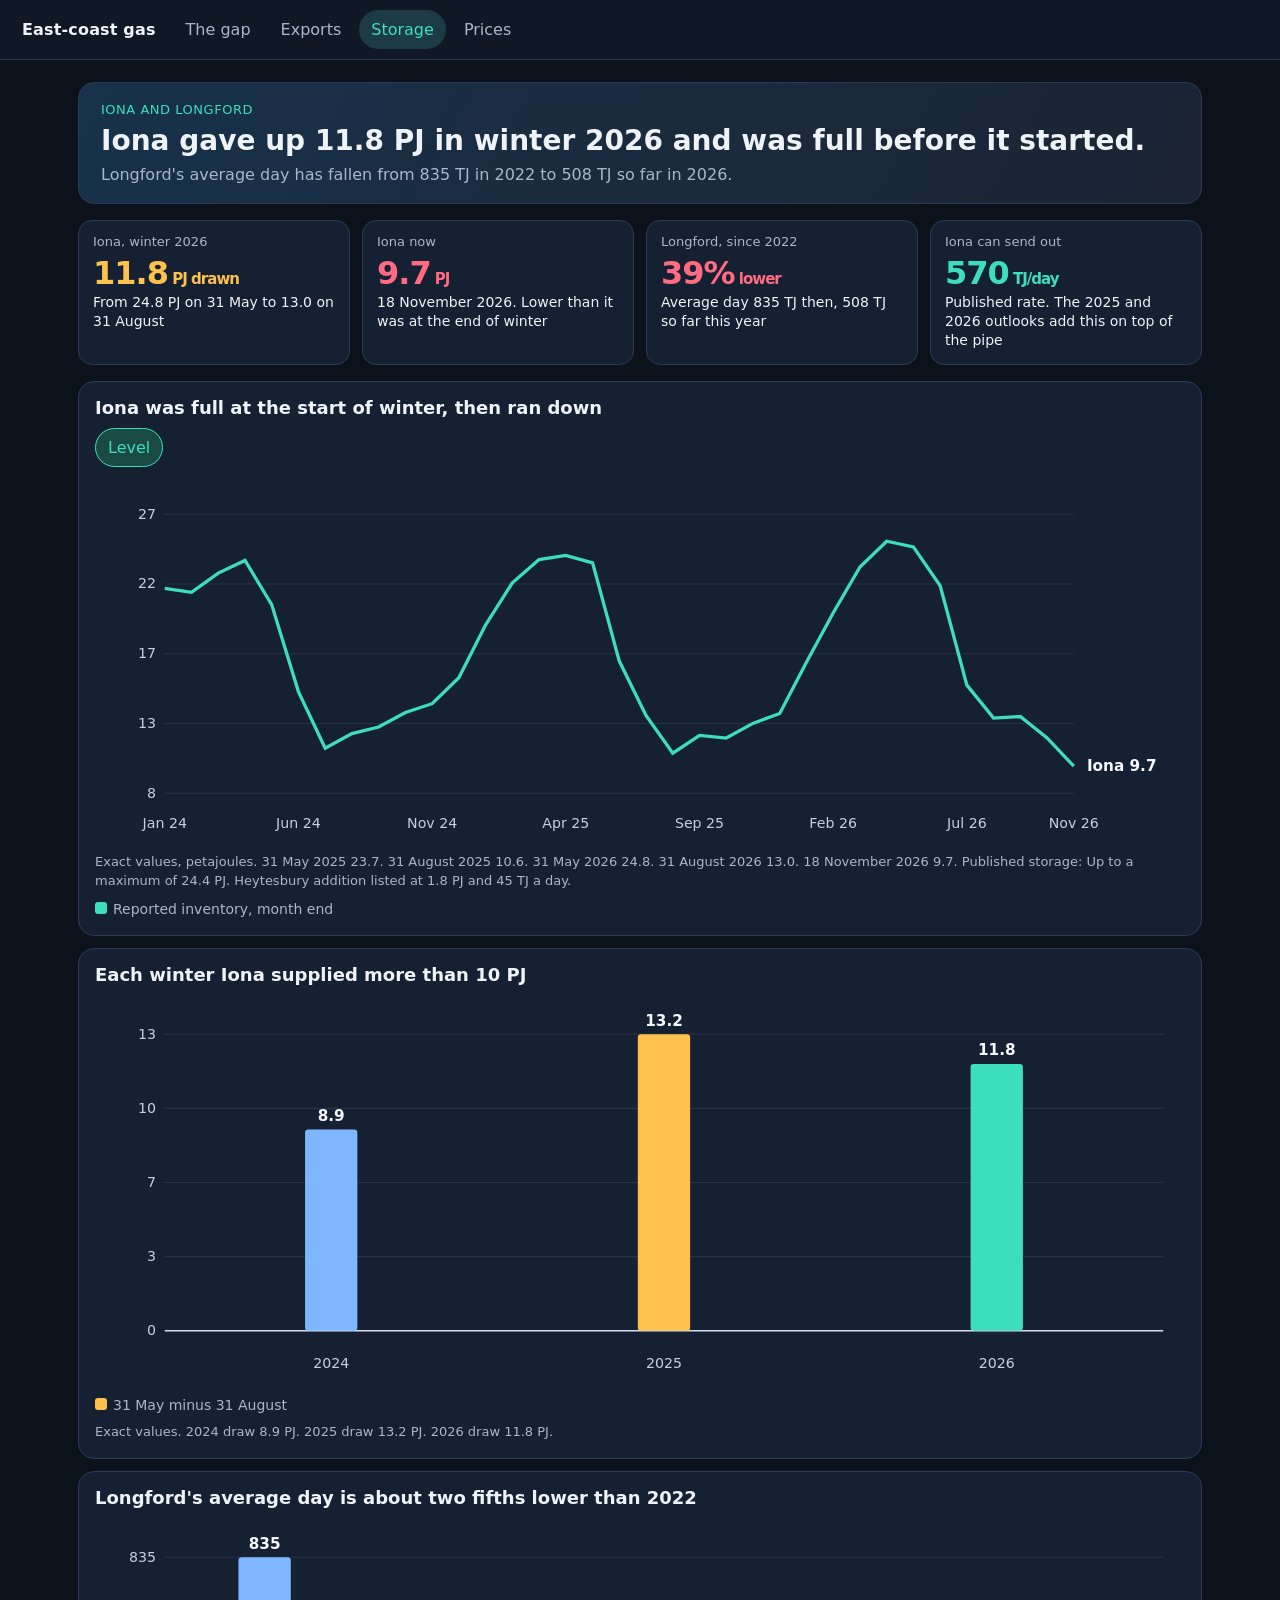
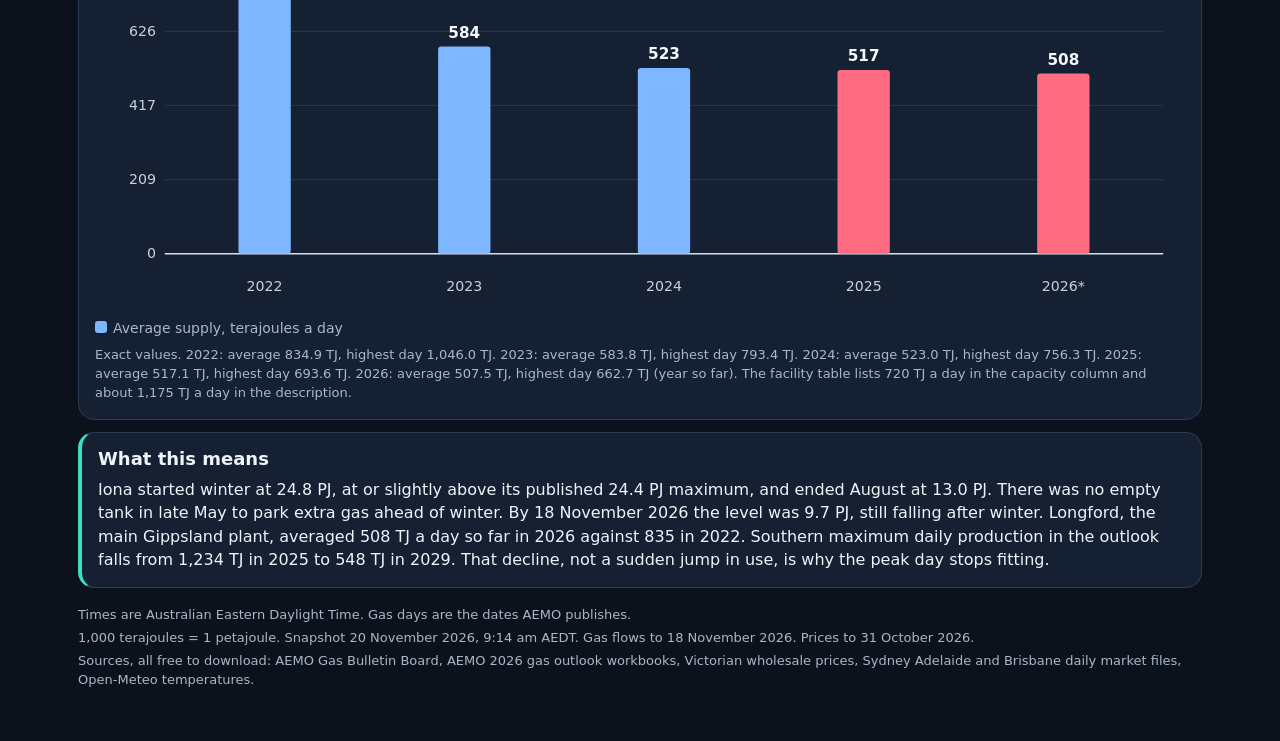
<file: site/storage.html>
<!DOCTYPE html>
<html lang="en-AU">
<head>
  <meta charset="utf-8">
  <meta name="viewport" content="width=device-width, initial-scale=1">
  <title>Storage · East-coast gas</title>
  <link rel="stylesheet" href="style.css">
</head>
<body>
  <header class="bar">
    <div class="brand">East-coast gas</div>
    <nav class="tabs"><a href="index.html">The gap</a><a href="exports.html">Exports</a><a href="storage.html" aria-current="page">Storage</a><a href="prices.html">Prices</a></nav>
  </header>
  <main class="page">
    <section class="banner">
      <p class="kicker">Iona and Longford</p>
      <h1>Iona gave up 11.8 PJ in winter 2026 and was full before it started.</h1>
      <p class="sub">Longford's average day has fallen from 835 TJ in 2022 to 508 TJ so far in 2026.</p>
    </section>
    <section class="kpi-row"><article class="kpi tone-watch"><p class="k">Iona, winter 2026</p><p class="n">11.8<span>PJ drawn</span></p><p class="take">From 24.8 PJ on 31 May to 13.0 on 31 August</p></article><article class="kpi tone-tight"><p class="k">Iona now</p><p class="n">9.7<span>PJ</span></p><p class="take">18 November 2026. Lower than it was at the end of winter</p></article><article class="kpi tone-tight"><p class="k">Longford, since 2022</p><p class="n">39%<span>lower</span></p><p class="take">Average day 835 TJ then, 508 TJ so far this year</p></article><article class="kpi tone-ok"><p class="k">Iona can send out</p><p class="n">570<span>TJ/day</span></p><p class="take">Published rate. The 2025 and 2026 outlooks add this on top of the pipe</p></article></section>
    <section class="card" data-switch><h2>Iona was full at the start of winter, then ran down</h2><div class="pills"><button type="button" class="pill is-on" data-pill="level">Level</button></div><div class="pane is-shown" data-pane="level"><svg class="chart" viewBox="0 0 1000 340" role="img" aria-label="Iona inventory">
<line x1="64" y1="292.0" x2="898" y2="292.0" class="grid"/>
<text class="axis" x="56" y="296.0" text-anchor="end">8</text>
<line x1="64" y1="228.0" x2="898" y2="228.0" class="grid"/>
<text class="axis" x="56" y="232.0" text-anchor="end">13</text>
<line x1="64" y1="164.0" x2="898" y2="164.0" class="grid"/>
<text class="axis" x="56" y="168.0" text-anchor="end">17</text>
<line x1="64" y1="100.0" x2="898" y2="100.0" class="grid"/>
<text class="axis" x="56" y="104.0" text-anchor="end">22</text>
<line x1="64" y1="36.0" x2="898" y2="36.0" class="grid"/>
<text class="axis" x="56" y="40.0" text-anchor="end">27</text>
<polyline fill="none" stroke="#3ddec0" stroke-width="3" points="64.0,104.1 88.5,107.7 113.1,90.0 137.6,78.4 162.1,118.9 186.6,198.7 211.2,250.7 235.7,237.3 260.2,231.2 284.8,217.9 309.3,209.8 333.8,186.0 358.4,137.4 382.9,98.9 407.4,77.6 431.9,73.7 456.5,80.6 481.0,170.7 505.5,220.6 530.1,255.2 554.6,238.9 579.1,241.3 603.6,227.9 628.2,218.8 652.7,171.8 677.2,126.6 701.8,84.4 726.3,60.8 750.8,66.0 775.4,101.6 799.9,192.8 824.4,223.0 848.9,221.6 873.5,241.2 898.0,267.2"/>
<text class="bar-label" x="910.0" y="271.7" text-anchor="start" fill="#3ddec0">Iona 9.7</text>
<text class="axis" x="64.0" y="324" text-anchor="middle">Jan 24</text>
<text class="axis" x="186.6" y="324" text-anchor="middle">Jun 24</text>
<text class="axis" x="309.3" y="324" text-anchor="middle">Nov 24</text>
<text class="axis" x="431.9" y="324" text-anchor="middle">Apr 25</text>
<text class="axis" x="554.6" y="324" text-anchor="middle">Sep 25</text>
<text class="axis" x="677.2" y="324" text-anchor="middle">Feb 26</text>
<text class="axis" x="799.9" y="324" text-anchor="middle">Jul 26</text>
<text class="axis" x="898.0" y="324" text-anchor="middle">Nov 26</text>
</svg><p class="exact">Exact values, petajoules. 31 May 2025 23.7. 31 August 2025 10.6. 31 May 2026 24.8. 31 August 2026 13.0. 18 November 2026 9.7. Published storage: Up to a maximum of 24.4 PJ. Heytesbury addition listed at 1.8 PJ and 45 TJ a day.</p></div><div class="legend"><span><i class="swatch" style="background:#3ddec0"></i>Reported inventory, month end</span></div></section>
    <section class="card"><h2>Each winter Iona supplied more than 10 PJ</h2><svg class="chart" viewBox="0 0 1000 360" role="img" aria-label="Winter draw">
<line x1="64" y1="308.0" x2="980" y2="308.0" class="grid"/>
<text class="axis" x="56" y="312.0" text-anchor="end">0</text>
<line x1="64" y1="240.0" x2="980" y2="240.0" class="grid"/>
<text class="axis" x="56" y="244.0" text-anchor="end">3</text>
<line x1="64" y1="172.0" x2="980" y2="172.0" class="grid"/>
<text class="axis" x="56" y="176.0" text-anchor="end">7</text>
<line x1="64" y1="104.0" x2="980" y2="104.0" class="grid"/>
<text class="axis" x="56" y="108.0" text-anchor="end">10</text>
<line x1="64" y1="36.0" x2="980" y2="36.0" class="grid"/>
<text class="axis" x="56" y="40.0" text-anchor="end">13</text>
<line x1="64" y1="308.0" x2="980" y2="308.0" class="zero"/>
<rect x="192.7" y="123.5" width="48.0" height="184.5" fill="#7eb6ff" rx="3"/>
<text class="bar-label" x="216.7" y="115.5" text-anchor="middle">8.9</text>
<text class="axis" x="216.7" y="342" text-anchor="middle">2024</text>
<rect x="498.0" y="36.0" width="48.0" height="272.0" fill="#ffc14d" rx="3"/>
<text class="bar-label" x="522.0" y="28.0" text-anchor="middle">13.2</text>
<text class="axis" x="522.0" y="342" text-anchor="middle">2025</text>
<rect x="803.3" y="63.2" width="48.0" height="244.8" fill="#3ddec0" rx="3"/>
<text class="bar-label" x="827.3" y="55.2" text-anchor="middle">11.8</text>
<text class="axis" x="827.3" y="342" text-anchor="middle">2026</text>
</svg><div class="legend"><span><i class="swatch" style="background:#ffc14d"></i>31 May minus 31 August</span></div><p class="exact">Exact values. 2024 draw 8.9 PJ. 2025 draw 13.2 PJ. 2026 draw 11.8 PJ.</p></section><section class="card"><h2>Longford's average day is about two fifths lower than 2022</h2><svg class="chart" viewBox="0 0 1000 360" role="img" aria-label="Longford">
<line x1="64" y1="308.0" x2="980" y2="308.0" class="grid"/>
<text class="axis" x="56" y="312.0" text-anchor="end">0</text>
<line x1="64" y1="240.0" x2="980" y2="240.0" class="grid"/>
<text class="axis" x="56" y="244.0" text-anchor="end">209</text>
<line x1="64" y1="172.0" x2="980" y2="172.0" class="grid"/>
<text class="axis" x="56" y="176.0" text-anchor="end">417</text>
<line x1="64" y1="104.0" x2="980" y2="104.0" class="grid"/>
<text class="axis" x="56" y="108.0" text-anchor="end">626</text>
<line x1="64" y1="36.0" x2="980" y2="36.0" class="grid"/>
<text class="axis" x="56" y="40.0" text-anchor="end">835</text>
<line x1="64" y1="308.0" x2="980" y2="308.0" class="zero"/>
<rect x="131.6" y="36.0" width="48.0" height="272.0" fill="#7eb6ff" rx="3"/>
<text class="bar-label" x="155.6" y="28.0" text-anchor="middle">835</text>
<text class="axis" x="155.6" y="342" text-anchor="middle">2022</text>
<rect x="314.8" y="117.8" width="48.0" height="190.2" fill="#7eb6ff" rx="3"/>
<text class="bar-label" x="338.8" y="109.8" text-anchor="middle">584</text>
<text class="axis" x="338.8" y="342" text-anchor="middle">2023</text>
<rect x="498.0" y="137.6" width="48.0" height="170.4" fill="#7eb6ff" rx="3"/>
<text class="bar-label" x="522.0" y="129.6" text-anchor="middle">523</text>
<text class="axis" x="522.0" y="342" text-anchor="middle">2024</text>
<rect x="681.2" y="139.5" width="48.0" height="168.5" fill="#ff6b81" rx="3"/>
<text class="bar-label" x="705.2" y="131.5" text-anchor="middle">517</text>
<text class="axis" x="705.2" y="342" text-anchor="middle">2025</text>
<rect x="864.4" y="142.7" width="48.0" height="165.3" fill="#ff6b81" rx="3"/>
<text class="bar-label" x="888.4" y="134.7" text-anchor="middle">508</text>
<text class="axis" x="888.4" y="342" text-anchor="middle">2026*</text>
</svg><div class="legend"><span><i class="swatch" style="background:#7eb6ff"></i>Average supply, terajoules a day</span></div><p class="exact">Exact values. 2022: average 834.9 TJ, highest day 1,046.0 TJ. 2023: average 583.8 TJ, highest day 793.4 TJ. 2024: average 523.0 TJ, highest day 756.3 TJ. 2025: average 517.1 TJ, highest day 693.6 TJ. 2026: average 507.5 TJ, highest day 662.7 TJ (year so far). The facility table lists 720 TJ a day in the capacity column and about 1,175 TJ a day in the description.</p></section>
    <section class="card means"><h2>What this means</h2><p>Iona started winter at 24.8 PJ, at or slightly above its published 24.4 PJ maximum, and ended August at 13.0 PJ. There was no empty tank in late May to park extra gas ahead of winter. By 18 November 2026 the level was 9.7 PJ, still falling after winter. Longford, the main Gippsland plant, averaged 508 TJ a day so far in 2026 against 835 in 2022. Southern maximum daily production in the outlook falls from 1,234 TJ in 2025 to 548 TJ in 2029. That decline, not a sudden jump in use, is why the peak day stops fitting.</p></section>
    <footer>
      <p>Times are Australian Eastern Daylight Time. Gas days are the dates AEMO publishes.</p>
      <p>1,000 terajoules = 1 petajoule. Snapshot 20 November 2026, 9:14 am AEDT. Gas flows to 18 November 2026. Prices to 31 October 2026.</p>
      <p>Sources, all free to download: AEMO Gas Bulletin Board, AEMO 2026 gas outlook workbooks, Victorian wholesale prices, Sydney Adelaide and Brisbane daily market files, Open-Meteo temperatures.</p>
    </footer>
  </main>
  <script src="site.js"></script>
</body>
</html>
</file>
<file: site/style.css>
:root {
  color-scheme: dark;
  --bg: #0c121b;
  --bar: #101826;
  --card: #162033;
  --line: #2a3b55;
  --text: #eef3f8;
  --muted: #a9b7c9;
  --teal: #3ddec0;
  --amber: #ffc14d;
  --coral: #ff6b81;
  --blue: #7eb6ff;
  --violet: #c9b6ff;
}
* { box-sizing: border-box; }
html, body { margin: 0; padding: 0; background: var(--bg); color: var(--text); }
body {
  font-family: "Segoe UI", system-ui, sans-serif;
  font-size: 16px;
  line-height: 1.45;
}
a { color: inherit; text-decoration: none; }
.bar {
  position: sticky; top: 0; z-index: 2;
  display: flex; align-items: center; gap: 18px;
  height: 60px; padding: 0 22px;
  background: var(--bar); border-bottom: 1px solid var(--line);
}
.brand { font-weight: 700; letter-spacing: 0.01em; white-space: nowrap; }
.tabs { display: flex; gap: 6px; overflow-x: auto; }
.tabs a {
  white-space: nowrap; padding: 8px 12px; border-radius: 999px; color: var(--muted);
}
.tabs a[aria-current="page"] { background: #1c3b46; color: var(--teal); }
.page { max-width: 1180px; margin: 0 auto; padding: 22px 28px 48px; }
.banner {
  background: linear-gradient(120deg, #17324a, #1b2a3d 55%, #1a2433);
  border: 1px solid var(--line); border-radius: 16px; padding: 18px 22px 16px;
  margin-bottom: 16px;
}
.kicker { margin: 0; color: var(--teal); font-size: 13px; letter-spacing: 0.04em; text-transform: uppercase; }
h1 { margin: 4px 0 6px; font-size: 28px; line-height: 1.2; font-weight: 700; }
.sub { margin: 0; color: var(--muted); max-width: 70ch; }
.kpi-row {
  display: grid; grid-template-columns: repeat(4, minmax(0, 1fr));
  gap: 12px; margin: 16px 0;
}
.kpi {
  background: var(--card); border: 1px solid var(--line); border-radius: 14px;
  padding: 12px 14px 14px; min-height: 132px;
}
.kpi .k { margin: 0; color: var(--muted); font-size: 13px; }
.kpi .n { margin: 6px 0 4px; font-size: 32px; font-weight: 750; letter-spacing: -0.03em; line-height: 1; white-space: nowrap; }
.kpi .n span { font-size: 15px; font-weight: 600; margin-left: 4px; }
.kpi .take { margin: 0; font-size: 14px; line-height: 1.35; }
.tone-ok .n { color: var(--teal); }
.tone-watch .n { color: var(--amber); }
.tone-tight .n { color: var(--coral); }
.card {
  background: var(--card); border: 1px solid var(--line); border-radius: 16px;
  padding: 14px 16px 16px; margin: 12px 0;
}
.card h2 { margin: 0 0 8px; font-size: 18px; line-height: 1.3; }
.pills { display: flex; flex-wrap: wrap; gap: 8px; margin-bottom: 8px; }
.pill {
  border: 1px solid var(--line); background: transparent; color: var(--text);
  border-radius: 999px; padding: 7px 12px; font: inherit; cursor: pointer;
}
.pill.is-on { background: #1a4a44; border-color: var(--teal); color: var(--teal); }
.pane { display: none; }
.pane.is-shown { display: block; }
.chart { width: 100%; height: auto; display: block; }
.chart .grid { stroke: #24344a; stroke-width: 1; }
.chart .zero { stroke: #d5deea; stroke-width: 1.5; }
.chart .axis { fill: #c5d0de; font-size: 13px; }
.chart .bar-label { fill: #f4f7fb; font-size: 14px; font-weight: 650; }
.chart .gap { fill: none; stroke: var(--amber); stroke-width: 1.5; }
.chart .gap-label { fill: var(--amber); font-size: 13px; font-weight: 650; }
.legend { display: flex; flex-wrap: wrap; gap: 14px; margin-top: 8px; color: var(--muted); font-size: 14px; }
.swatch { display: inline-block; width: 12px; height: 12px; border-radius: 3px; margin-right: 6px; }
.exact { color: var(--muted); font-size: 13px; margin: 8px 0 0; }
.means { border-left: 4px solid var(--teal); }
.means p { margin: 0; }
footer { color: var(--muted); font-size: 13px; margin-top: 18px; }
footer p { margin: 4px 0; }
@media (max-width: 720px) {
  .page { padding: 16px 16px 32px; }
  h1 { font-size: 24px; }
  .kpi-row { grid-template-columns: 1fr; }
  .kpi { min-height: 0; }
}
</file>
